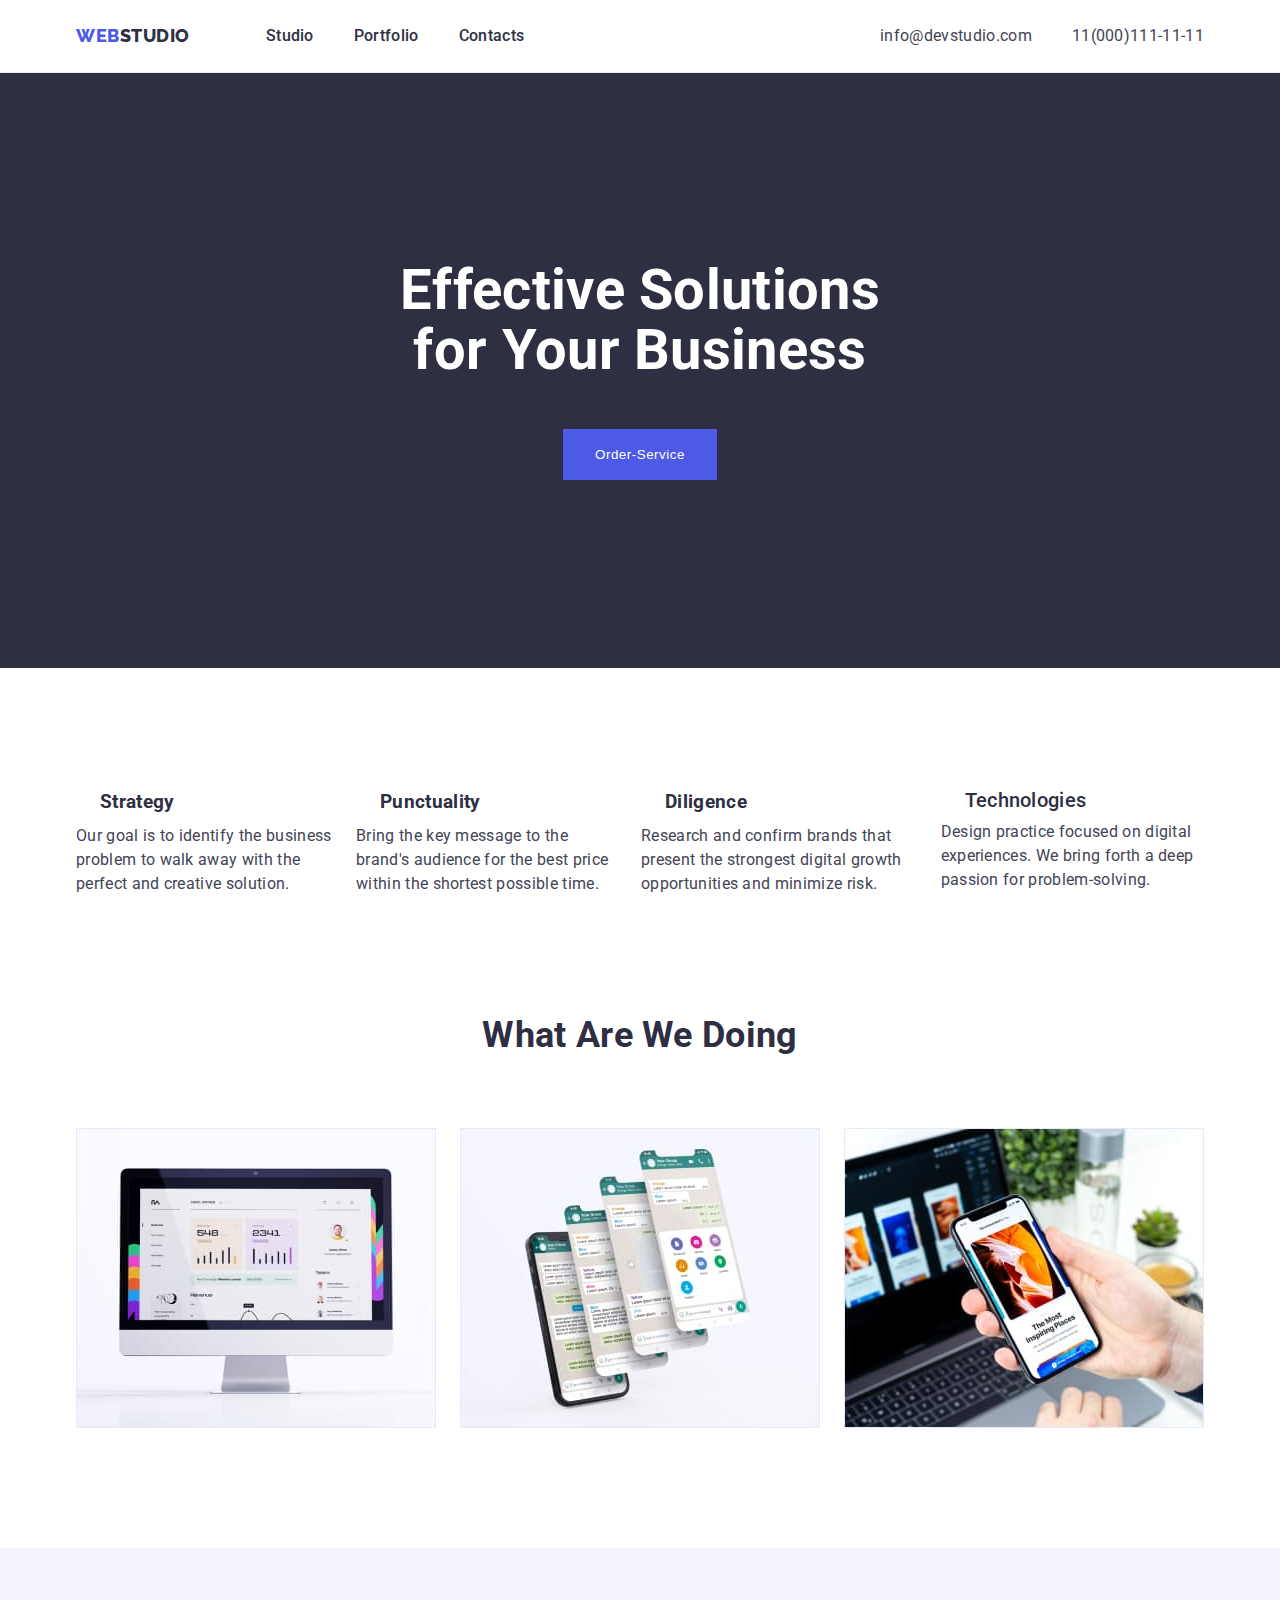
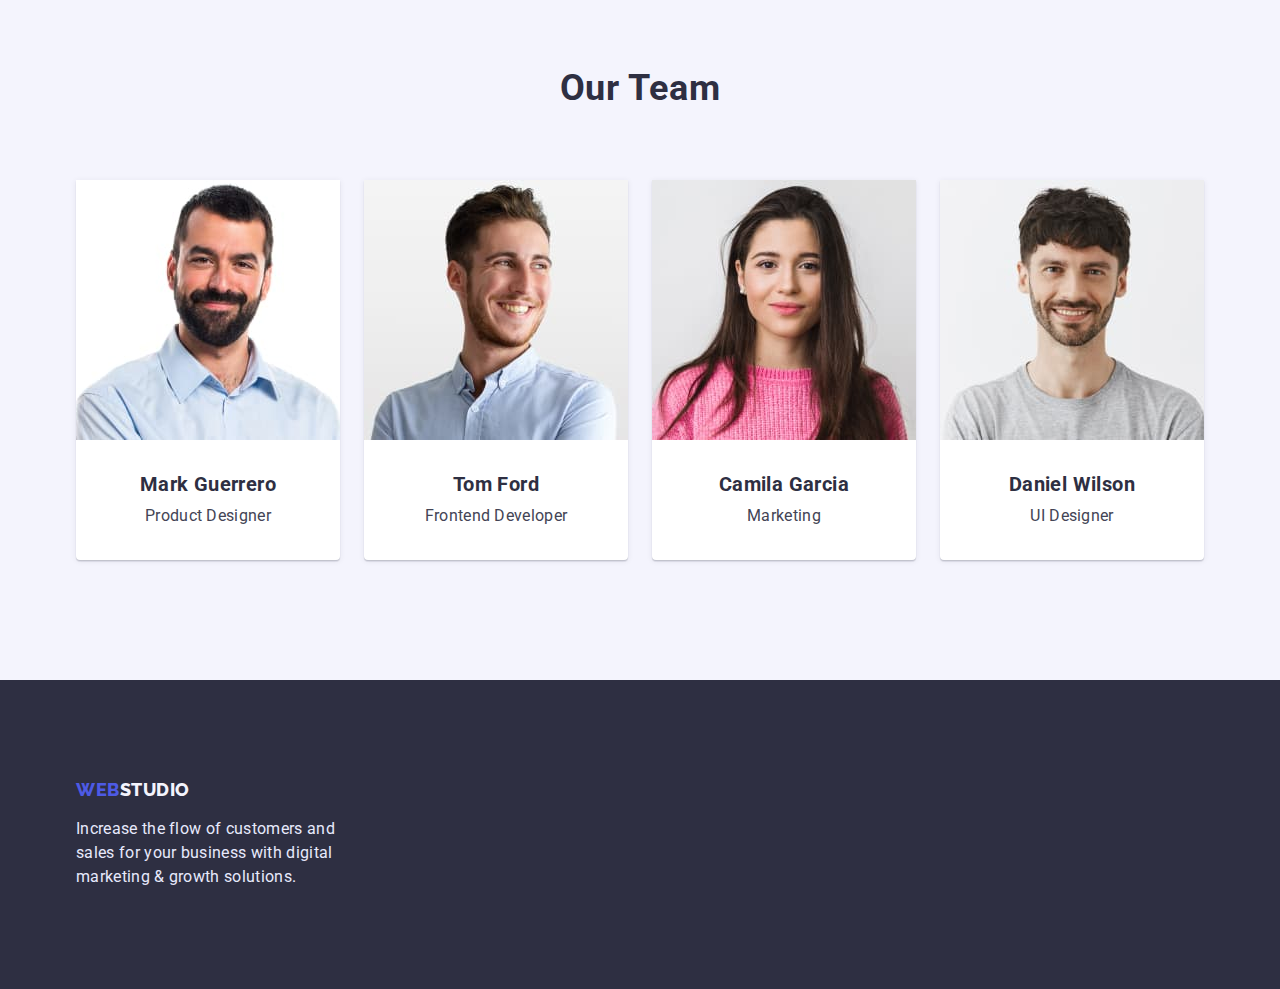
<file: index.html>
<!DOCTYPE html>
<html lang="en">
  <head>
    <meta charset="UTF-8" />
    <meta http-equiv="X-UA-Compatible" content="IE=edge" />
    <meta name="viewport" content="width=device-width, initial-scale=1.0" />
    <title>WebStudio</title>

    <link rel="preconnect" href="https://fonts.googleapis.com" />
    <link rel="preconnect" href="https://fonts.gstatic.com" crossorigin />
    <link
      href="https://fonts.googleapis.com/css2?family=Raleway:wght@700;800&family=Roboto:wght@400;500;700;900&display=swap"
      rel="stylesheet"
    />

    <link
      rel="stylesheet"
      href="https://cdnjs.cloudflare.com/ajax/libs/modern-normalize/1.1.0/modern-normalize.min.css"
      integrity="sha512-wpPYUAdjBVSE4KJnH1VR1HeZfpl1ub8YT/NKx4PuQ5NmX2tKuGu6U/JRp5y+Y8XG2tV+wKQpNHVUX03MfMFn9Q=="
      crossorigin="anonymous"
      referrerpolicy="no-referrer"
    />
    <link rel="stylesheet" href="./css/styles.css" />
  </head>

  <body>
    <header class="header">
      <div class="container header-container">
        <nav class="header-navigation">
          <a href="./index.html" class="header-logo-web link"
            >Web<span class="header-logo-studio link">Studio</span></a
          >
          <ul class="header-list list">
            <li class="header-item">
              <a class="header-link link" href="./index.html">Studio</a>
            </li>
            <li class="header-item">
              <a class="header-link link" href="./portfolio.html">Portfolio</a>
            </li>
            <li class="header-item">
              <a class="header-link link" href="">Contacts</a>
            </li>
          </ul>
        </nav>
        <ul class="header-list list">
          <li class="header-item">
            <a class="header-mailto link" href="mailto:info@devstudio.com"
              >info@devstudio.com</a
            >
          </li>
          <li class="header-item">
            <a class="header-tel link" href="tel:+110001111111"
              >11(000)111-11-11</a
            >
          </li>
        </ul>
      </div>
    </header>
    <main class="main">
      <!-- Page header section-->
      <section class="hero">
        <div class="container">
          <h1 class="hero-caption">Effective Solutions for Your Business</h1>
          <button type="button" class="hero-btn">Order-Service</button>
        </div>
      </section>
      <!-- Unique page content section-->
      <section class="text">
        <div class="container">
          <ul class="text-list list">
            <li class="text-item">
              <h3 class="text-title">Strategy</h3>
              <p class="text-quote">
                Our goal is to identify the business problem to walk away with
                the perfect and creative solution.
              </p>
            </li>
            <li class="text-item">
              <h3 class="text-title">Punctuality</h3>
              <p class="text-quote">
                Bring the key message to the brand's audience for the best price
                within the shortest possible time.
              </p>
            </li>
            <li class="text-item">
              <h3 class="text-title">Diligence</h3>
              <p class="text-quote">
                Research and confirm brands that present the strongest digital
                growth opportunities and minimize risk.
              </p>
            </li>
            <li class="text-item">
              <h3 class="text-title title">Technologies</h3>
              <p class="text-quote">
                Design practice focused on digital experiences. We bring forth a
                deep passion for problem-solving.
              </p>
            </li>
          </ul>
        </div>
      </section>
      <!-- Offer section-->
      <section class="section">
        <div class="container">
          <h2 class="about-title">What are we doing</h2>
          <ul class="about-list list">
            <li class="about-item">
              <img src="./img/about1.jpg" alt="Strategy" />
            </li>
            <li class="about-item">
              <img src="./img/about2.jpg" alt="programs" />
            </li>
            <li class="about-item">
              <img src="./img/about3.jpg" alt="technologies" />
            </li>
          </ul>
        </div>
      </section>
      <!-- Employees companies-->
      <section class="section section-user">
        <div class="container">
          <h2 class="user-logoo">Our Team</h2>
          <ul class="user-list list">
            <li class="user-item">
              <img
                src="./img/employees1.jpg"
                alt="employees"
                width="264"
                height="260"
              />
              <div class="team-memb">
                <h3 class="user-logo">Mark Guerrero</h3>
                <p class="user-quote">Product Designer</p>
              </div>
            </li>
            <li class="user-item">
              <img
                src="./img/employees2.jpg"
                alt="employees"
                width="264"
                height="260"
              />
              <div class="team-memb">
                <h3 class="user-logo">Tom Ford</h3>
                <p class="user-quote">Frontend Developer</p>
              </div>
            </li>
            <li class="user-item">
              <img
                src="./img/employees3.jpg"
                alt="employees"
                width="264"
                height="260"
              />
              <div class="team-memb">
                <h3 class="user-logo">Camila Garcia</h3>
                <p class="user-quote">Marketing</p>
              </div>
            </li>
            <li class="user-item">
              <img
                src="./img/employees4.jpg"
                alt="employees"
                width="264"
                height="260"
              />
              <div class="team-memb">
                <h3 class="user-logo">Daniel Wilson</h3>
                <p class="user-quote">UI Designer</p>
              </div>
            </li>
          </ul>
        </div>
      </section>
    </main>
    <footer class="footer">
      <div class="container">
        <a href="./index.html" class="footer-logo-web link"
          >Web<span class="footer-logo-studio link">Studio</span></a
        >
        <p class="footer-quote">
          Increase the flow of customers and sales for your business with
          digital marketing & growth solutions.
        </p>
      </div>
    </footer>
  </body>
</html>
</file>
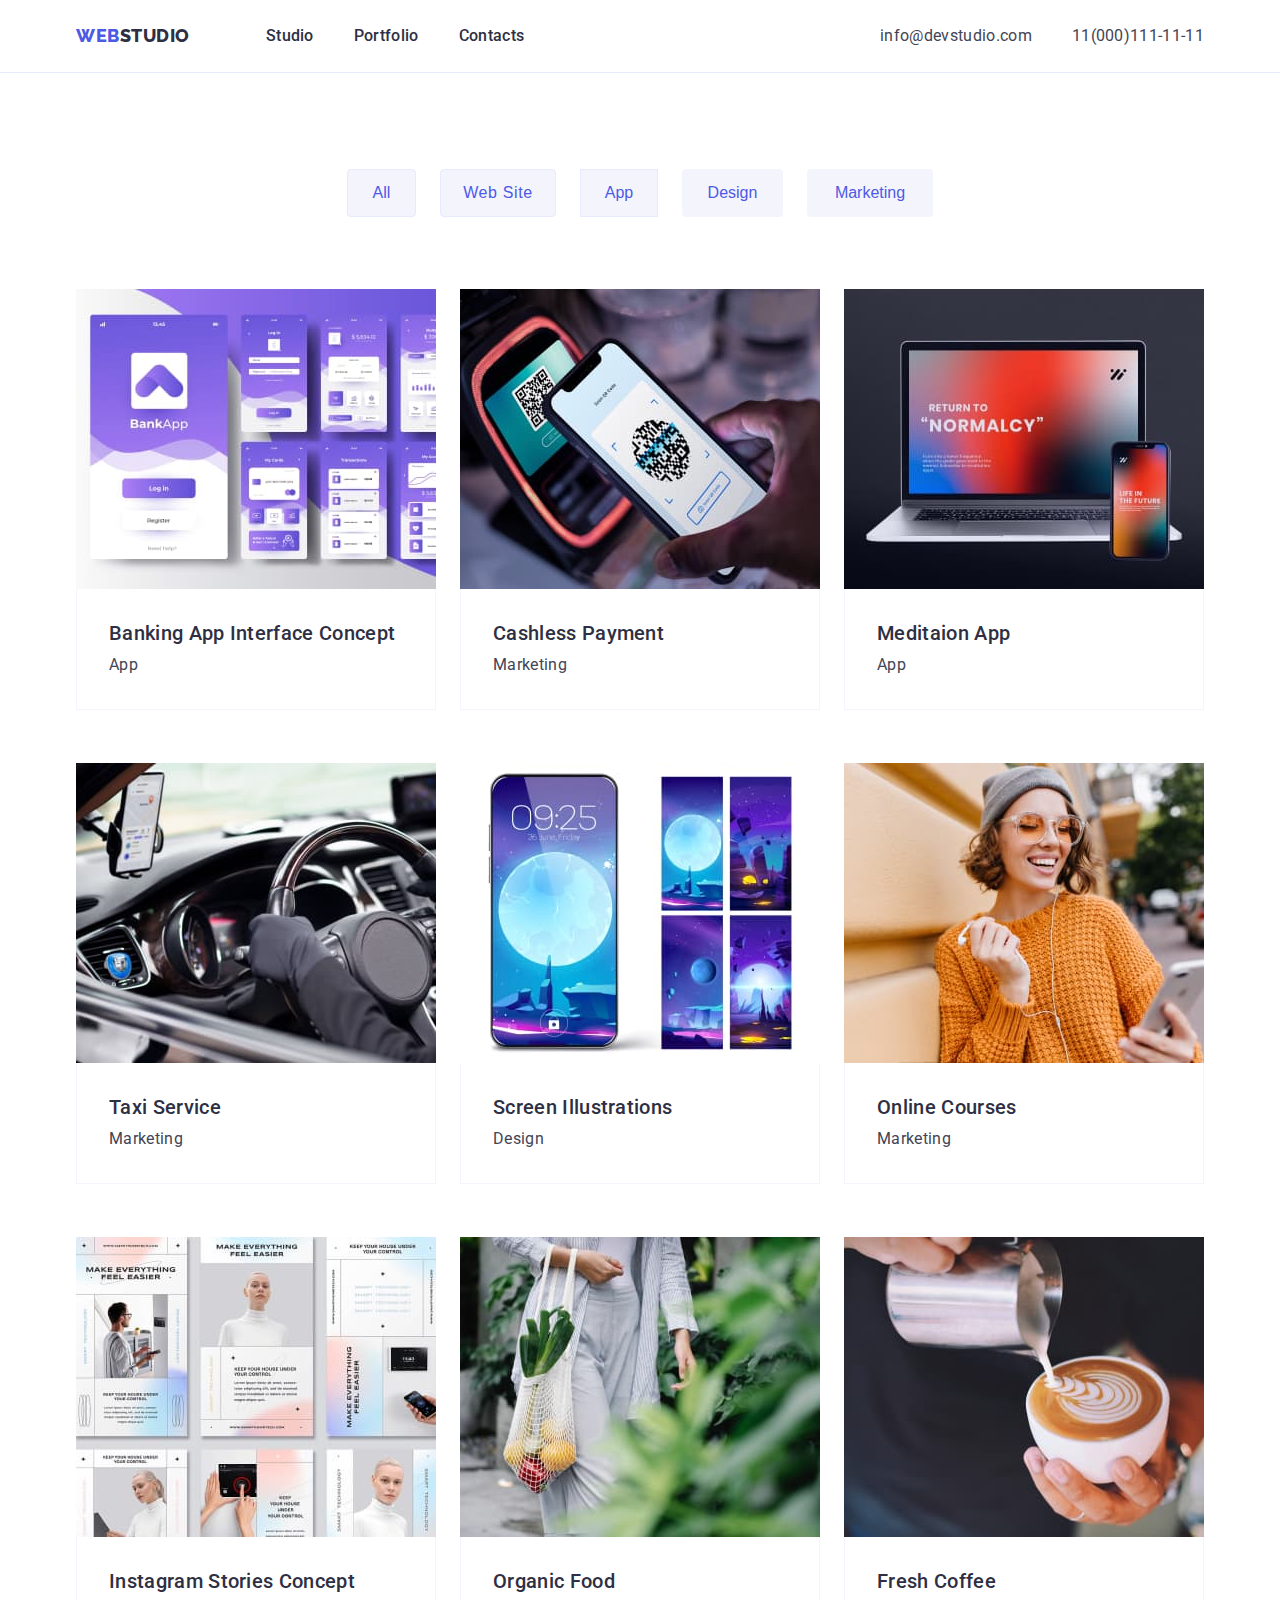
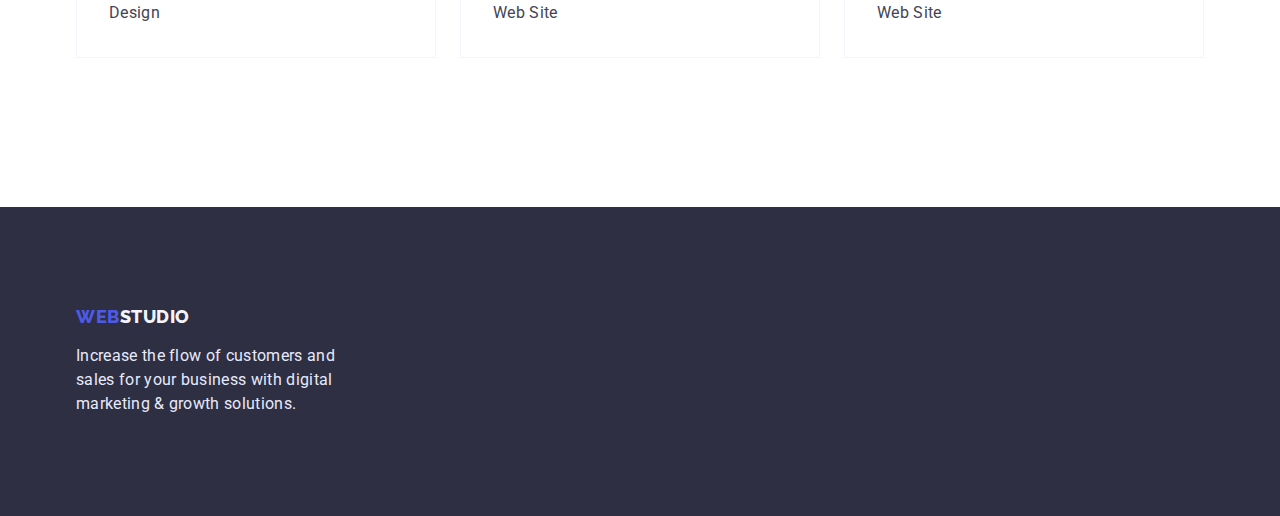
<file: portfolio.html>
<!DOCTYPE html>
<html lang="en">
  <head>
    <meta charset="UTF-8" />
    <meta http-equiv="X-UA-Compatible" content="IE=edge" />
    <meta name="viewport" content="width=device-width, initial-scale=1.0" />
    <title>WebStudio</title>

    <link rel="preconnect" href="https://fonts.googleapis.com">
    <link rel="preconnect" href="https://fonts.gstatic.com" crossorigin>
    <link href="https://fonts.googleapis.com/css2?family=Raleway:wght@700;800&family=Roboto:wght@400;500;700;900&display=swap" rel="stylesheet">
    
    <link
      rel="stylesheet"
      href="https://cdnjs.cloudflare.com/ajax/libs/modern-normalize/1.1.0/modern-normalize.min.css"
      integrity="sha512-wpPYUAdjBVSE4KJnH1VR1HeZfpl1ub8YT/NKx4PuQ5NmX2tKuGu6U/JRp5y+Y8XG2tV+wKQpNHVUX03MfMFn9Q=="
      crossorigin="anonymous"
      referrerpolicy="no-referrer"
    />
    <link rel="stylesheet" href="./css/styles.css" />
  </head>

  <body class="site-body">
    <header class="header">
      <div class="container">
        <nav class="header-navigation">
          <a href="./index.html" class="header-logo-web link"
            >Web<span class="header-logo-studio link">Studio</span></a
          >
          <ul class="header-list list">
            <li class="header-item">
              <a class="header-link link" href="./index.html">Studio</a>
            </li>
            <li class="header-item">
              <a class="header-link link" href="./portfolio.html">Portfolio</a>
            </li>
            <li class="header-item">
              <a class="header-link link" href="/">Contacts</a>
            </li>
          </ul>
        </nav>
        <ul class="header-list list">
          <li class="header-item">
            <a class="header-mailto link" href="mailto:info@devstudio.com"
              >info@devstudio.com</a
            >
          </li>
          <li class="header-item">
            <a class="header-tel link" href="tel:+110001111111"
              >11(000)111-11-11</a
            >
          </li>
        </ul>
      </div>
    </header>
    <main>
      <!-- Portfolio -->
      <section class="Portfolio">
        <div class="container">
          <h1 class="visually-hidden">Examples of WebStudio work</h1>
          <ul class="features-list list">
            <li class="features-item">
              <button type="button" class="features-btn-one">All</button>
            </li>
            <li class="features-item">
              <button type="button" class="features-btn-two">Web Site</button>
            </li>
            <li class="features-item">
              <button type="button" class="features-btn-three">App</button>
            </li>
            <li class="features-item">
              <button type="button" class="features-btn-four">Design</button>
            </li>
            <li class="features-item">
              <button type="button" class="features-btn-five">Marketing</button>
            </li>
          </ul>
            <ul class="project-list list">
                <li class="project-item">
                  <img
                  src="./img/functions1.jpg"
                  alt="applications"
                  width="360"
                  />
                  <div class="container-text">
                  <h3 class="project-title">
                  Banking App Interface Concept
                  </h3>
                  <p class="project-text">App</p>
                  </div>
              </li>
              
              <li class="project-item">
                <img
                src="./img/functions2.jpg"
                alt="payment"
                width="360"
                />
                  <div class="container-text">
                  <h3 class="project-title">Cashless Payment</h3>
                  <p class="project-text">Marketing</p>
                  </div>
            </li>

            <li class="project-item">
              <img
                src="./img/functions3.jpg"
                alt="meditaion"
                width="360"
              />
              <div class="container-text">
                <h3 class="project-title">Meditaion App</h3>
                <p class="project-text">App</p>
              </div>
            </li>

            <li class="project-item">
              <img
                src="./img/functions4.jpg"
                alt="taxi"
                width="360"
              />
              <div class="container-text">
                <h3 class="project-title">Taxi Service</h3>
                <p class="project-text">Marketing</p>
              </div>
            </li>

            <li class="project-item">
              <img
                src="./img/functions5.jpg"
                alt="illustrations"
                width="360"
              />
              <div class="container-text">
                <h3 class="project-title">Screen Illustrations</h3>
                <p class="project-text">Design</p>
              </div>
            </li>

            <li class="project-item">
              <img
                src="./img/functions6.jpg"
                alt="courses"
                width="360"
              />
              <div class="container-text">
                <h3 class="project-title">Online Courses</h3>
                <p class="project-text">Marketing</p>
              </div>
            </li>

            <li class="project-item">          
              <img
                src="./img/functions7.jpg"
                alt="instagram "
                width="360"
              />
              <div class="container-text">
                <h3 class="project-title">Instagram Stories Concept</h3>
                <p class="project-text">Design</p>
              </div>
            </li>

            <li class="project-item"> 
              <img
                src="./img/functions8.jpg"
                alt="food"
                width="360"
              />
              <div class="container-text">
                <h3 class="project-title">Organic Food</h3>
                <p class="project-text">Web Site</p>
              </div>
            </li>
            
            <li class="project-item link">
              <img
                src="./img/functions9.jpg"
                alt="coffee"
                width="360"
              />
              <div class="container-text">
                <h3 class="project-title">Fresh Coffee</h3>
                <p class="project-text">Web Site</p>
              </div>
            </li>
          </ul>
        </div>
    </main>
    <div class="footer">
      <div class="container">
        <a href="./index.html" class="footer-logo-web link"
        >Web<span class="footer-logo-studio link">Studio</span></a
      >
      <p class="footer-quote">
        Increase the flow of customers and sales for your business with digital
        marketing & growth solutions.
      </p>
      </div>
    </footer>
  </body>
</html>
</file>
<file: css/styles.css>
* {
  margin: 0px;
  padding: 0px;
  list-style: none;
  box-sizing: border-box;
}
body {
  font-family: "Roboto", sans-serif;
  color: #455347;
  font-size: 16px;
  letter-spacing: 0.02em;
  line-height: 1.5;
}
:root {
  --title-color: #2e2f42;
  --text-color: #434455;
  --logo-web-color: #4d5ae5;
}
p,
h1,
h2,
h3,
h4,
h5,
h6 {
  margin: 0;
  padding: 0;
}
ul {
  margin: 0;
  padding-left: 0;
}
img {
  display: block;
}

.list {
  list-style: none;
}
.link {
  text-decoration: none;
}

/*----header-----*/
.section {
  padding-top: 120px;
  padding-bottom: 120px;
}
.header-logo-studio,
.header-logo-web {
  font-family: "Raleway", sans-serif;
  font-weight: 800;
  font-size: 18px;
  line-height: 1.33;
  letter-spacing: 0.03em;
  text-transform: uppercase;
  display: flex;
  flex-direction: row;
  align-items: flex-start;
  padding: 0px;
}
.header-logo-studio {
  color: #2e2f42;
}
.header-logo-web {
  color: var(--logo-web-color);
  margin-right: 76px;
}
.header-list {
  display: flex;
  gap: 40px;
  margin-top: 24px;
  margin-bottom: 24px;
}
.header-navigation {
  display: flex;
  align-items: center;
  margin-right: auto;
}
.header {
  border-bottom: 0.5px solid #e7e9fc;
}
.header > .container {
  display: flex;
}
/*----.header-item----*/
.header-link {
  font-weight: 500;
  color: #2e2f42;
  font-size: 16px;
  line-height: 24px;
  display: flex;
  flex-direction: row;
  align-items: flex-start;
  padding: 0px;
  gap: 40px;
}
.hero-btn:hover {
  background: #404bbf;
  box-shadow: 0px 4px 4px rgba(0, 0, 0, 0.15);
}
.header-link:focus {
  color: #535353;
}
.header-link:hover,
.header-mailto:hover,
.header-tel:hover {
  color: #4d5ae5;
}
.header-mailto,
.header-tel {
  font-weight: 400;
  color: #434455;
}
/*----main{}-----*/
.visually-hidden {
  position: absolute;
  width: 1px;
  height: 1px;
  margin: -1px;
  border: 0;
  padding: 0;

  white-space: nowrap;
  clip-path: inset(100%);
  clip: rect(0 0 0 0);
  overflow: hidden;
}

/*------hero--------*/

.hero {
  background-color: #2e2f42;
  text-align: center;
  margin: auto;
  padding-top: 188px;
  padding-bottom: 188px;
}

.hero-caption {
  margin-bottom: 48px;
  font-size: 56px;
  font-weight: 700;
  line-height: 1.07;
  text-align: center;
  color: #ffffff;
  margin-bottom: 48px;
  width: 492px;
  margin-left: auto;
  margin-right: auto;
}
.hero-btn {
  font-weight: 500;
  line-height: 19px;
  display: inline-block;
  letter-spacing: 0.04em;
  color: #ffffff;
  padding: 16px 32px;
  cursor: pointer;
  background: #4d5ae5;
  border: azure;
}
.container {
  width: 1158px;
  padding-left: 15px;
  padding-right: 15px;
  margin: 0 auto;
}
/*------text--------*/
.text {
  padding-top: 120px;
}
.text-list {
  display: flex;
  align-items: flex-start;
  gap: 24px;
}
/*------.text-item-----*/

.text-title {
  color: var(--title-color);
  margin-bottom: 8px;
  margin-left: 24px;
}
.title {
  font-weight: 500;
  font-size: 20px;
  line-height: 1.2;
  margin-bottom: 8px;
}
.text-quote {
  font-weight: 400;
  color: var(--text-color);
}

/*------.about --------*/
.about-title {
  font-weight: 700;
  font-size: 36px;
  line-height: 1.11;
  text-align: center;
  text-transform: capitalize;
  color: var(--title-color);
  padding-bottom: 72px;
  padding-top: 0;
}

.about-list {
  display: flex;
  gap: 24px;
}
/*------.about-item --------*/

/*------user--------*/

.section-user {
  background: #f4f4fd;
  text-align: center;
  margin: auto;
}
.team-memb {
  padding-top: 32px;
  padding-bottom: 32px;
}
.user-logo {
  margin-bottom: 8px;
  font-weight: 700;
  font-size: 20px;
  line-height: calc(24 / 20);
  letter-spacing: 0.02em;
  color: #2e2f42;
  text-align: center;
  flex: none;
}
.user-logoo {
  margin-bottom: 72px;
  font-style: normal;
  font-weight: 700;
  font-size: 36px;
  line-height: 40px;
  text-align: center;
  letter-spacing: 0.02em;
  text-transform: capitalize;
  color: var(--title-color);
}
.user-list {
  display: flex;
  gap: 24px;
  align-items: center;
  text-align: center;
}
.user-item {
  width: calc((100%-72px) / 4);
  background: #ffffff;
  box-shadow: 0px 1px 6px rgba(46, 47, 66, 0.08),
    0px 1px 1px rgba(46, 47, 66, 0.16), 0px 2px 1px rgba(46, 47, 66, 0.08);
  border-radius: 0px 0px 4px 4px;
}
.user-quote {
  font-size: 16px;
  line-height: calc(24 / 16);
  letter-spacing: 0.02em;
  color: #434455;
  flex: none;
}

/*----footer-----*/

.footer {
  background-color: #2e2f42;
  padding-top: 100px;
  padding-bottom: 100px;
  margin: auto;
}
.footer-logo-web,
.footer-logo-studio {
  font-family: "Raleway";
  font-weight: 800;
  font-size: 18px;
  line-height: 1.16;
  display: flex;
  align-items: center;
  letter-spacing: 0.03em;
  text-transform: uppercase;
}
.footer-logo-studio {
  color: #f4f4fd;
}
.footer-logo-web {
  color: var(--logo-web-color);
  padding-bottom: 16px;
}
.footer-quote {
  font-weight: 400;
  color: #e7e9fc;
  font-weight: 400;
  max-width: 264px;
}

/* ----features--- */
.Portfolio {
  padding-top: 96px;
  padding-bottom: 120px;
}
.features-item {
  display: flex;
  flex-direction: row;
  align-items: flex-start;
  font-weight: 600;
  font-size: 16px;
  line-height: 24px;
}
.features-btn-one {
  width: 69px;
  height: 48px;
  font-size: 16px;
  color: #4d5ae5;
  background: #f4f4fd;
  border: 1px solid #e7e9fc;
  cursor: pointer;
  border-radius: 4px;
}
.features-btn-two {
  width: 116px;
  height: 48px;
  border: 1px solid #e7e9fc;
  border-radius: 4px;
  letter-spacing: 0.04em;
  text-align: center;
  font-size: 16px;
  color: #4d5ae5;
  background: #f4f4fd;
  cursor: pointer;
}
.features-btn-three {
  border: 1px solid #e7e9fc;
  color: #4d5ae5;
  background: #f4f4fd;
  width: 78px;
  height: 48px;
  font-size: 16px;
  cursor: pointer;
}
.features-btn-four {
  width: 101px;
  height: 48px;
  border: 1px solid #e7e9fc;
  border-radius: 4px;
  color: #4d5ae5;
  background: #f4f4fd;
  font-size: 16px;
  border: azure;
  cursor: pointer;
}
.features-btn-five {
  width: 126px;
  height: 48px;
  border: 0.5px solid #e7e9fc;
  border-radius: 4px;
  color: #4d5ae5;
  background: #f4f4fd;
  cursor: pointer;
  border: azure;
  font-size: 16px;
}
.features-btn-one:hover,
.features-btn-two:hover,
.features-btn-three:hover,
.features-btn-four:hover,
.features-btn-five:hover {
  background: #404bbf;
  color: #ffffff;
  box-shadow: 0px 3px 1px rgba(0, 0, 0, 0.1), 0px 2px 1px rgba(0, 0, 0, 0.08),
    0px 2px 2px rgba(0, 0, 0, 0.12);
  border-radius: 4px;
}

.features-btn-one:focus,
.features-btn-two:focus,
.features-btn-three:focus,
.features-btn-four:focus,
.features-btn-five:focus {
  background: #404bbf;
  color: #ffffff;
  box-shadow: 0px 3px 1px rgba(0, 0, 0, 0.1), 0px 2px 1px rgba(0, 0, 0, 0.08),
    0px 2px 2px rgba(0, 0, 0, 0.12);
  border-radius: 4px;
}
.features-list {
  display: flex;
  flex-wrap: wrap;
  font-size: 20px;
  margin-bottom: 72px;
  justify-content: center;
  gap: 24px;
}
.project-list {
  display: flex;
  flex-wrap: wrap;
  gap: 24px;
}
.container-text {
  background: #ffffff;
  border: 0.5px solid #f4f4fd;
  padding: 32px;
  border-top: none;
}
.project-item {
  max-width: 360px;
  height: 420px;
  margin-bottom: 30px;
}
.project-text {
  line-height: 1.5;
  color: var(--text-color);
  border-top: none;
  font-size: 16px;
}
.project-title {
  font-weight: 500;
  line-height: calc(24 / 20);
  color: #2e2f42;
  font-size: 20px;
  margin-bottom: 8px;
}
</file>
